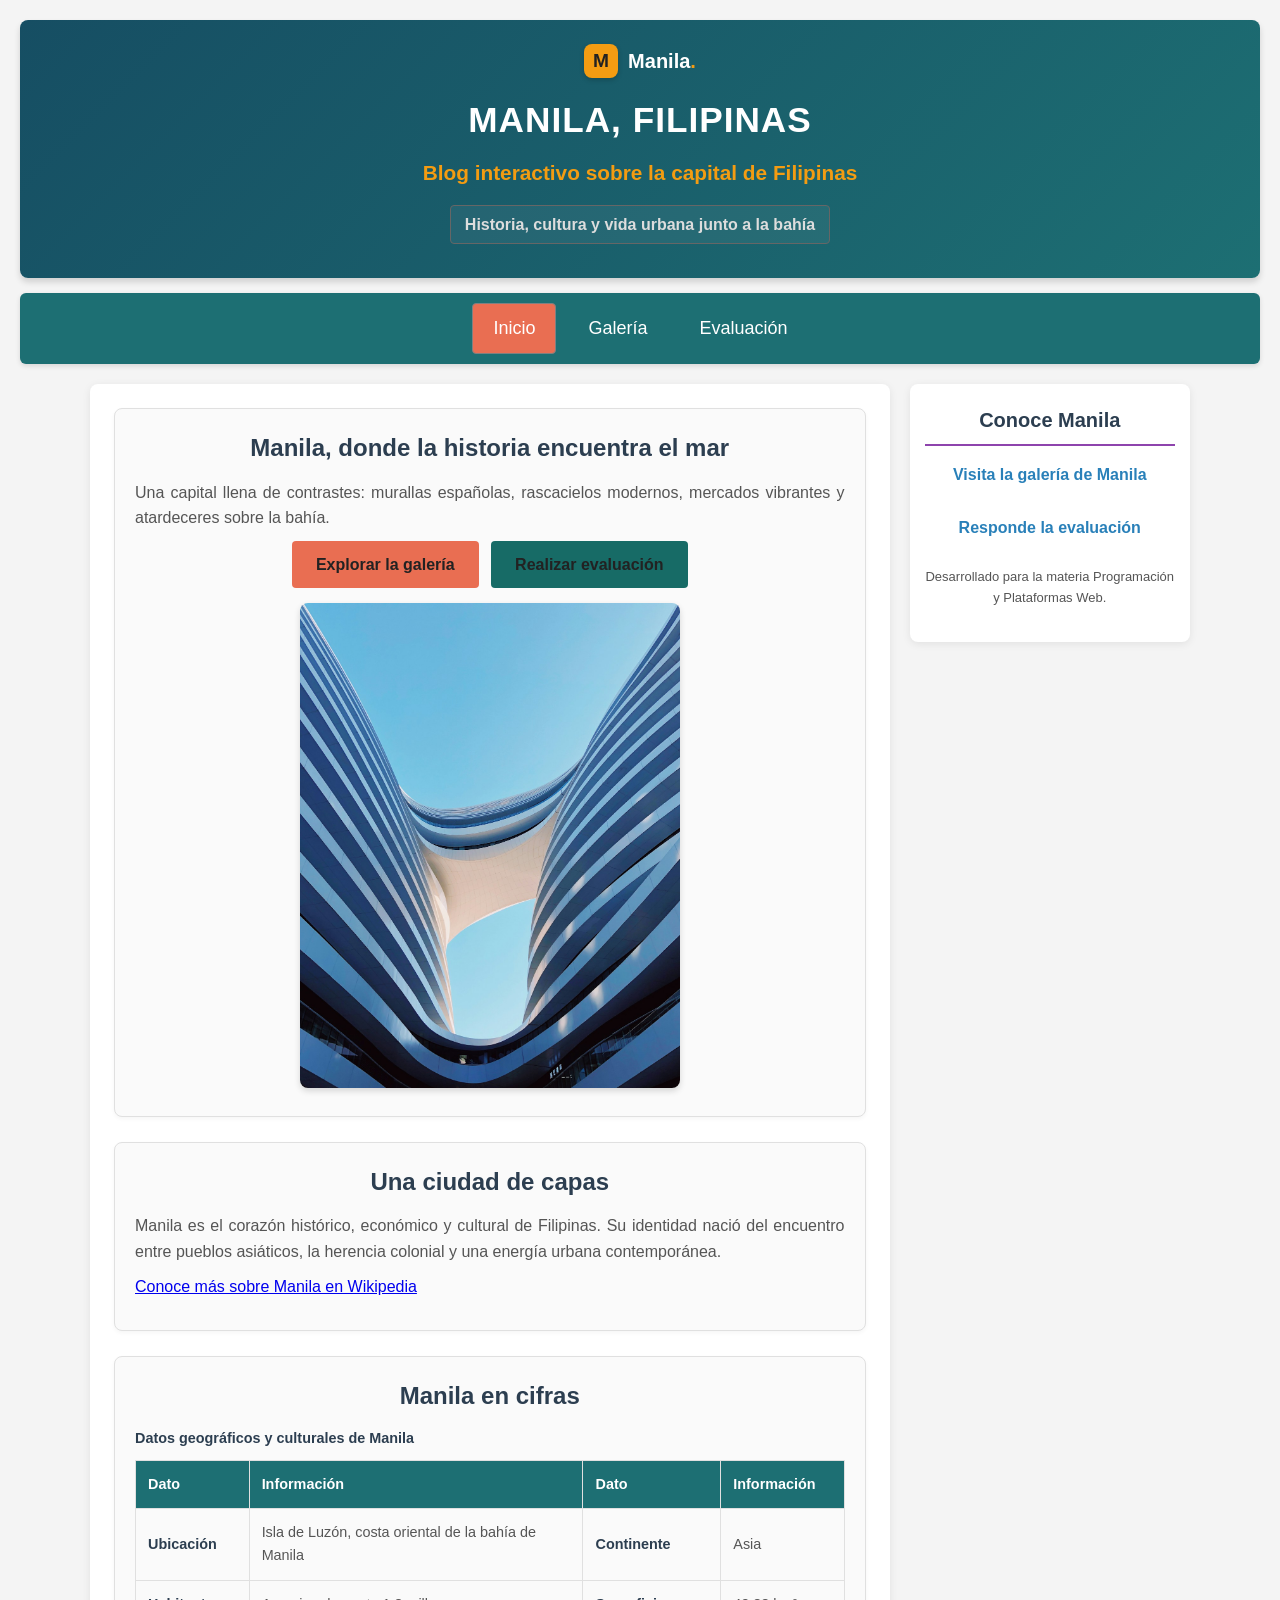
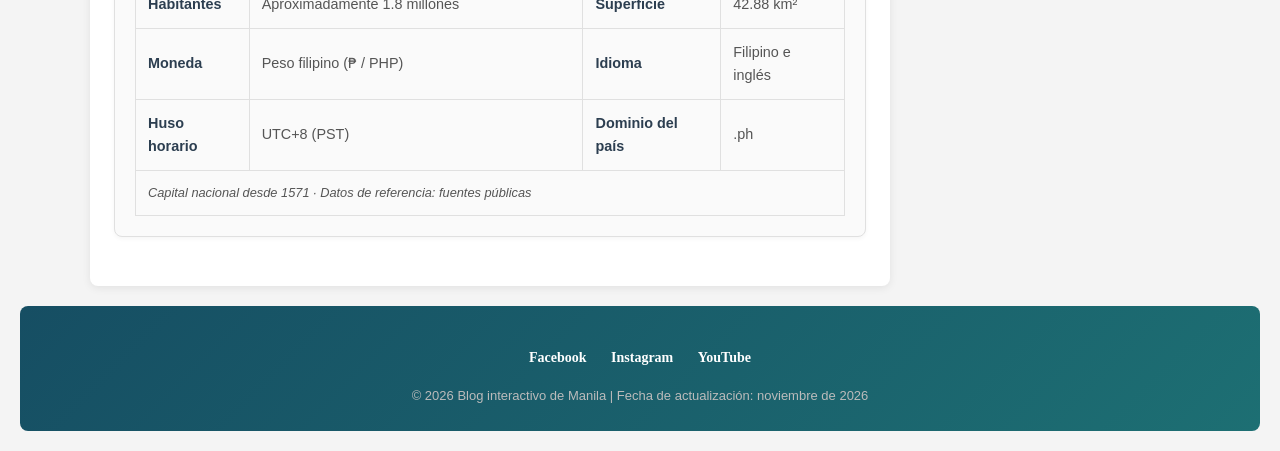
<file: index.html>
<!DOCTYPE html>
<html lang="es">

<head>
    <meta charset="UTF-8">
    <meta name="viewport" content="width=device-width, initial-scale=1.0">
    <meta name="description" content="Blog interactivo sobre Manila, capital de Filipinas.">
    <title>Sitio Web Manila Filipinas</title>
    <link href="css/estilo.css" rel="stylesheet" type="text/css">
</head>

<body>
    <header>
        <div class="logo-container">
            <a href="index.html" class="brand">
                <span class="brand-mark">M</span>
                <span>Manila<span class="brand-dot">.</span></span>
            </a>
        </div>
        <h1>Manila, Filipinas</h1>
        <h2 class="destacado">Blog interactivo sobre la capital de Filipinas</h2>
        <h4 id="favorito">Historia, cultura y vida urbana junto a la bahía</h4>
    </header>

    <nav>
        <ul>
            <li><a href="index.html" class="active">Inicio</a></li>
            <li><a href="galeria.html">Galería</a></li>
            <li><a href="evaluacion.html">Evaluación</a></li>
        </ul>
    </nav>

    <div class="content">
        <main>
            <section>
                <article>
                    <h2>Manila, donde la historia encuentra el mar</h2>
                    <p>
                        Una capital llena de contrastes: murallas españolas, rascacielos modernos,
                        mercados vibrantes y atardeceres sobre la bahía.
                    </p>
                    <a class="button" href="galeria.html">Explorar la galería</a>
                    <a class="button button-evaluacion" href="evaluacion.html">Realizar evaluación</a>
                    <img src="imagenes/hero.jpg"
                        alt="Vista urbana de Manila al atardecer con edificios y tráfico"
                        class="imagen-mision">
                </article>

                <article>
                    <h2>Una ciudad de capas</h2>
                    <p>
                        Manila es el corazón histórico, económico y cultural de Filipinas. Su identidad nació
                        del encuentro entre pueblos asiáticos, la herencia colonial y una energía urbana
                        contemporánea.
                    </p>
                    <p>
                        <a href="https://es.wikipedia.org/wiki/Manila" target="_blank" rel="noopener noreferrer">
                            Conoce más sobre Manila en Wikipedia
                        </a>
                    </p>
                </article>

                <article>
                    <h2>Manila en cifras</h2>
                    <table>
                        <caption>Datos geográficos y culturales de Manila</caption>
                        <thead>
                            <tr>
                                <th scope="col">Dato</th>
                                <th scope="col">Información</th>
                                <th scope="col">Dato</th>
                                <th scope="col">Información</th>
                            </tr>
                        </thead>
                        <tbody>
                            <tr>
                                <th scope="row">Ubicación</th>
                                <td>Isla de Luzón, costa oriental de la bahía de Manila</td>
                                <th scope="row">Continente</th>
                                <td>Asia</td>
                            </tr>
                            <tr>
                                <th scope="row">Habitantes</th>
                                <td>Aproximadamente 1.8 millones</td>
                                <th scope="row">Superficie</th>
                                <td>42.88 km²</td>
                            </tr>
                            <tr>
                                <th scope="row">Moneda</th>
                                <td>Peso filipino (₱ / PHP)</td>
                                <th scope="row">Idioma</th>
                                <td>Filipino e inglés</td>
                            </tr>
                            <tr>
                                <th scope="row">Huso horario</th>
                                <td>UTC+8 (PST)</td>
                                <th scope="row">Dominio del país</th>
                                <td>.ph</td>
                            </tr>
                        </tbody>
                        <tfoot>
                            <tr>
                                <td colspan="4">
                                    Capital nacional desde 1571 · Datos de referencia: fuentes públicas
                                </td>
                            </tr>
                        </tfoot>
                    </table>
                </article>
            </section>
        </main>

        <aside>
            <h3>Conoce Manila</h3>
            <p>
                <a href="galeria.html">Visita la galería de Manila</a>
            </p>
            <p>
                <a href="evaluacion.html">Responde la evaluación</a>
            </p>
            <p style="font-size: 13px; color: #555;">
                Desarrollado para la materia Programación y Plataformas Web.
            </p>
        </aside>
    </div>

    <footer>
        <ul>
            <li>
                <a href="https://www.facebook.com" target="_blank" rel="noopener noreferrer">Facebook</a>
            </li>
            <li>
                <a href="https://www.instagram.com" target="_blank" rel="noopener noreferrer">Instagram</a>
            </li>
            <li>
                <a href="https://www.youtube.com" target="_blank" rel="noopener noreferrer">YouTube</a>
            </li>
        </ul>
        <p>&copy; 2026 Blog interactivo de Manila | Fecha de actualización: noviembre de 2026</p>
    </footer>

    <script src="script.js"></script>
</body>

</html>
</file>
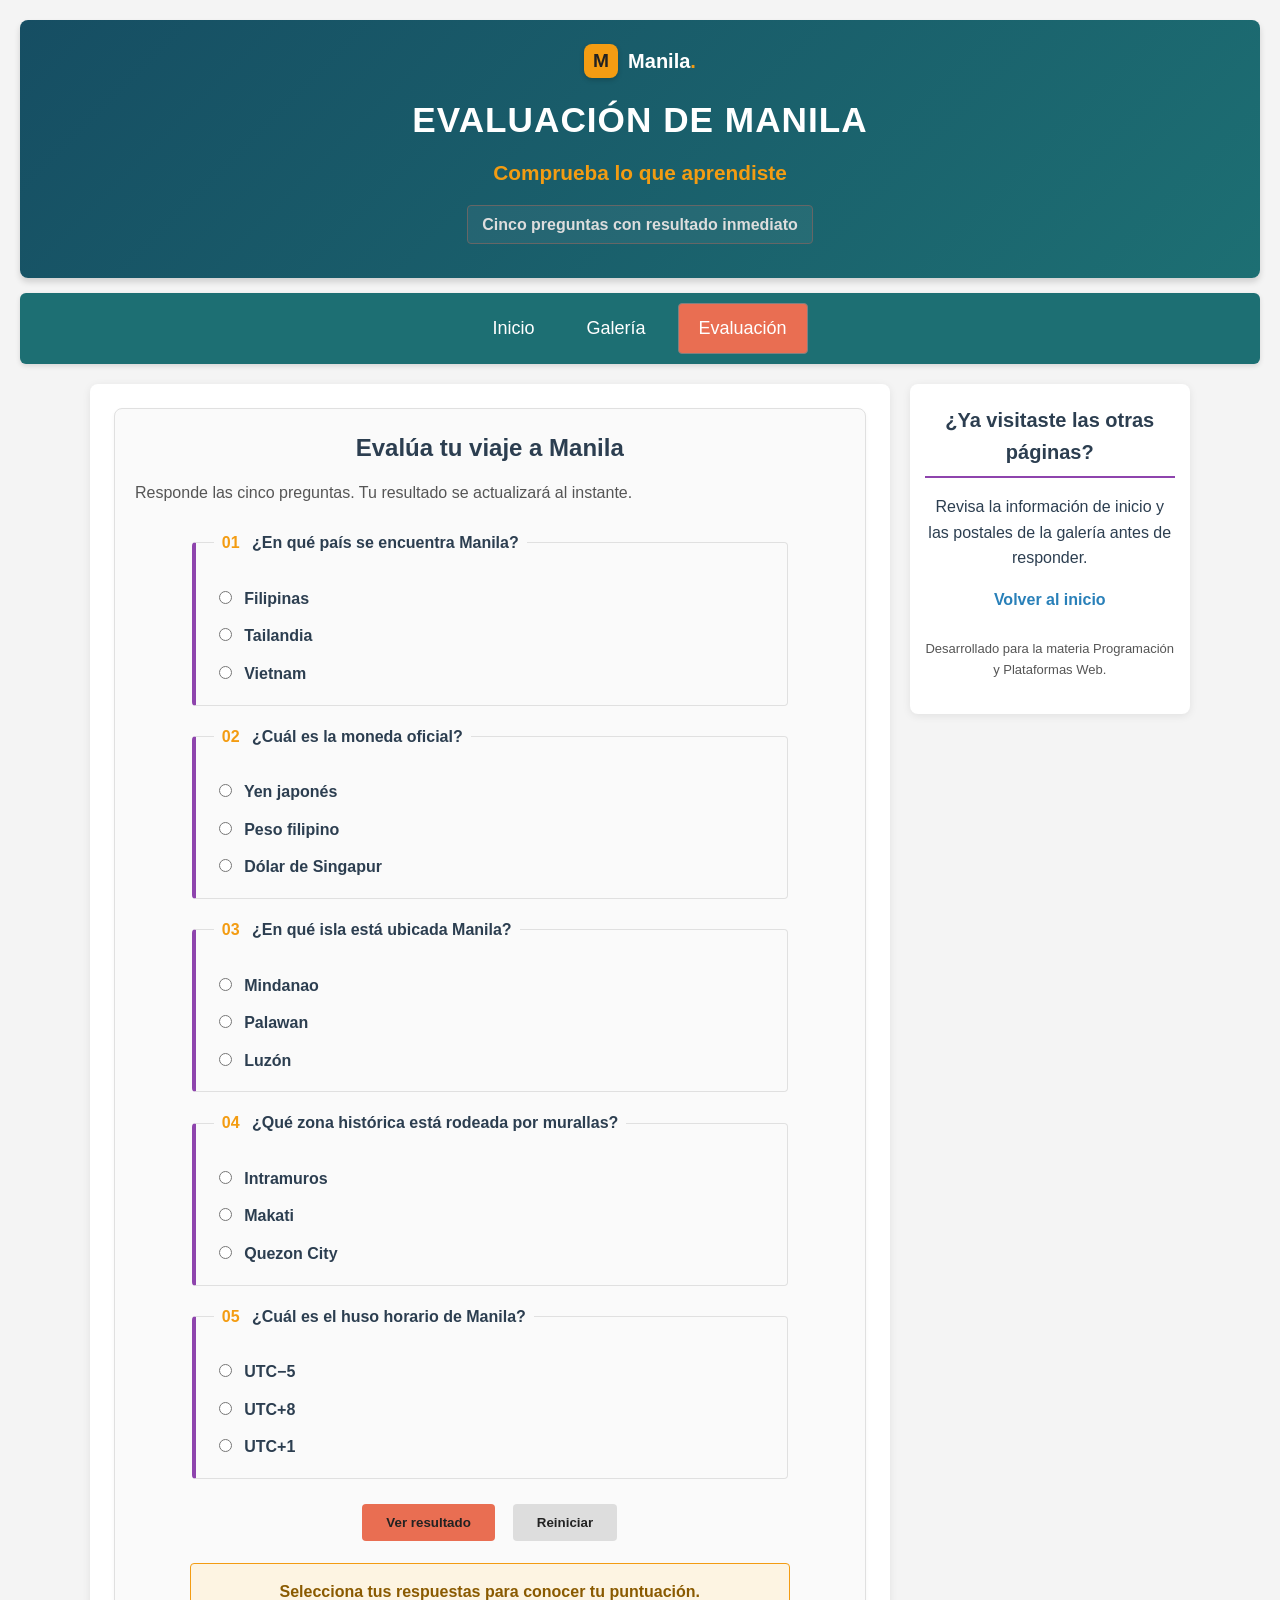
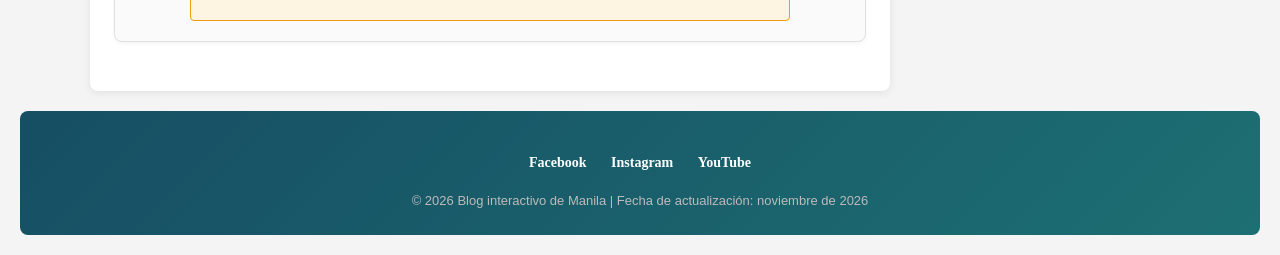
<file: evaluacion.html>
<!DOCTYPE html>
<html lang="es">

<head>
    <meta charset="UTF-8">
    <meta name="viewport" content="width=device-width, initial-scale=1.0">
    <meta name="description" content="Pon a prueba tus conocimientos sobre Manila.">
    <title>Sitio Web Manila Filipinas - Evaluación</title>
    <link href="css/estilo.css" rel="stylesheet" type="text/css">
</head>

<body>
    <header>
        <div class="logo-container">
            <a href="index.html" class="brand">
                <span class="brand-mark">M</span>
                <span>Manila<span class="brand-dot">.</span></span>
            </a>
        </div>
        <h1>Evaluación de Manila</h1>
        <h2 class="destacado">Comprueba lo que aprendiste</h2>
        <h4 id="favorito">Cinco preguntas con resultado inmediato</h4>
    </header>

    <nav>
        <ul>
            <li><a href="index.html">Inicio</a></li>
            <li><a href="galeria.html">Galería</a></li>
            <li><a href="evaluacion.html" class="active">Evaluación</a></li>
        </ul>
    </nav>

    <div class="content">
        <main>
            <section>
                <article>
                    <h2>Evalúa tu viaje a Manila</h2>
                    <p>
                        Responde las cinco preguntas. Tu resultado se actualizará al instante.
                    </p>

                    <form class="quiz-form" id="quiz-form">
                        <fieldset>
                            <legend><span>01</span> ¿En qué país se encuentra Manila?</legend>
                            <label><input type="radio" name="q1" value="correct"> Filipinas</label>
                            <label><input type="radio" name="q1" value="wrong"> Tailandia</label>
                            <label><input type="radio" name="q1" value="wrong"> Vietnam</label>
                        </fieldset>

                        <fieldset>
                            <legend><span>02</span> ¿Cuál es la moneda oficial?</legend>
                            <label><input type="radio" name="q2" value="wrong"> Yen japonés</label>
                            <label><input type="radio" name="q2" value="correct"> Peso filipino</label>
                            <label><input type="radio" name="q2" value="wrong"> Dólar de Singapur</label>
                        </fieldset>

                        <fieldset>
                            <legend><span>03</span> ¿En qué isla está ubicada Manila?</legend>
                            <label><input type="radio" name="q3" value="wrong"> Mindanao</label>
                            <label><input type="radio" name="q3" value="wrong"> Palawan</label>
                            <label><input type="radio" name="q3" value="correct"> Luzón</label>
                        </fieldset>

                        <fieldset>
                            <legend><span>04</span> ¿Qué zona histórica está rodeada por murallas?</legend>
                            <label><input type="radio" name="q4" value="correct"> Intramuros</label>
                            <label><input type="radio" name="q4" value="wrong"> Makati</label>
                            <label><input type="radio" name="q4" value="wrong"> Quezon City</label>
                        </fieldset>

                        <fieldset>
                            <legend><span>05</span> ¿Cuál es el huso horario de Manila?</legend>
                            <label><input type="radio" name="q5" value="wrong"> UTC−5</label>
                            <label><input type="radio" name="q5" value="correct"> UTC+8</label>
                            <label><input type="radio" name="q5" value="wrong"> UTC+1</label>
                        </fieldset>

                        <div class="quiz-actions">
                            <button class="button" type="submit">Ver resultado</button>
                            <button class="button button-secondary" type="reset">Reiniciar</button>
                        </div>
                        <output class="result-box" id="quiz-result" aria-live="polite">
                            Selecciona tus respuestas para conocer tu puntuación.
                        </output>
                    </form>
                </article>
            </section>
        </main>

        <aside>
            <h3>¿Ya visitaste las otras páginas?</h3>
            <p>
                Revisa la información de inicio y las postales de la galería antes de responder.
            </p>
            <p>
                <a href="index.html">Volver al inicio</a>
            </p>
            <p style="font-size: 13px; color: #555;">
                Desarrollado para la materia Programación y Plataformas Web.
            </p>
        </aside>
    </div>

    <footer>
        <ul>
            <li>
                <a href="https://www.facebook.com" target="_blank" rel="noopener noreferrer">Facebook</a>
            </li>
            <li>
                <a href="https://www.instagram.com" target="_blank" rel="noopener noreferrer">Instagram</a>
            </li>
            <li>
                <a href="https://www.youtube.com" target="_blank" rel="noopener noreferrer">YouTube</a>
            </li>
        </ul>
        <p>&copy; 2026 Blog interactivo de Manila | Fecha de actualización: noviembre de 2026</p>
    </footer>

    <script src="script.js"></script>
</body>

</html>
</file>
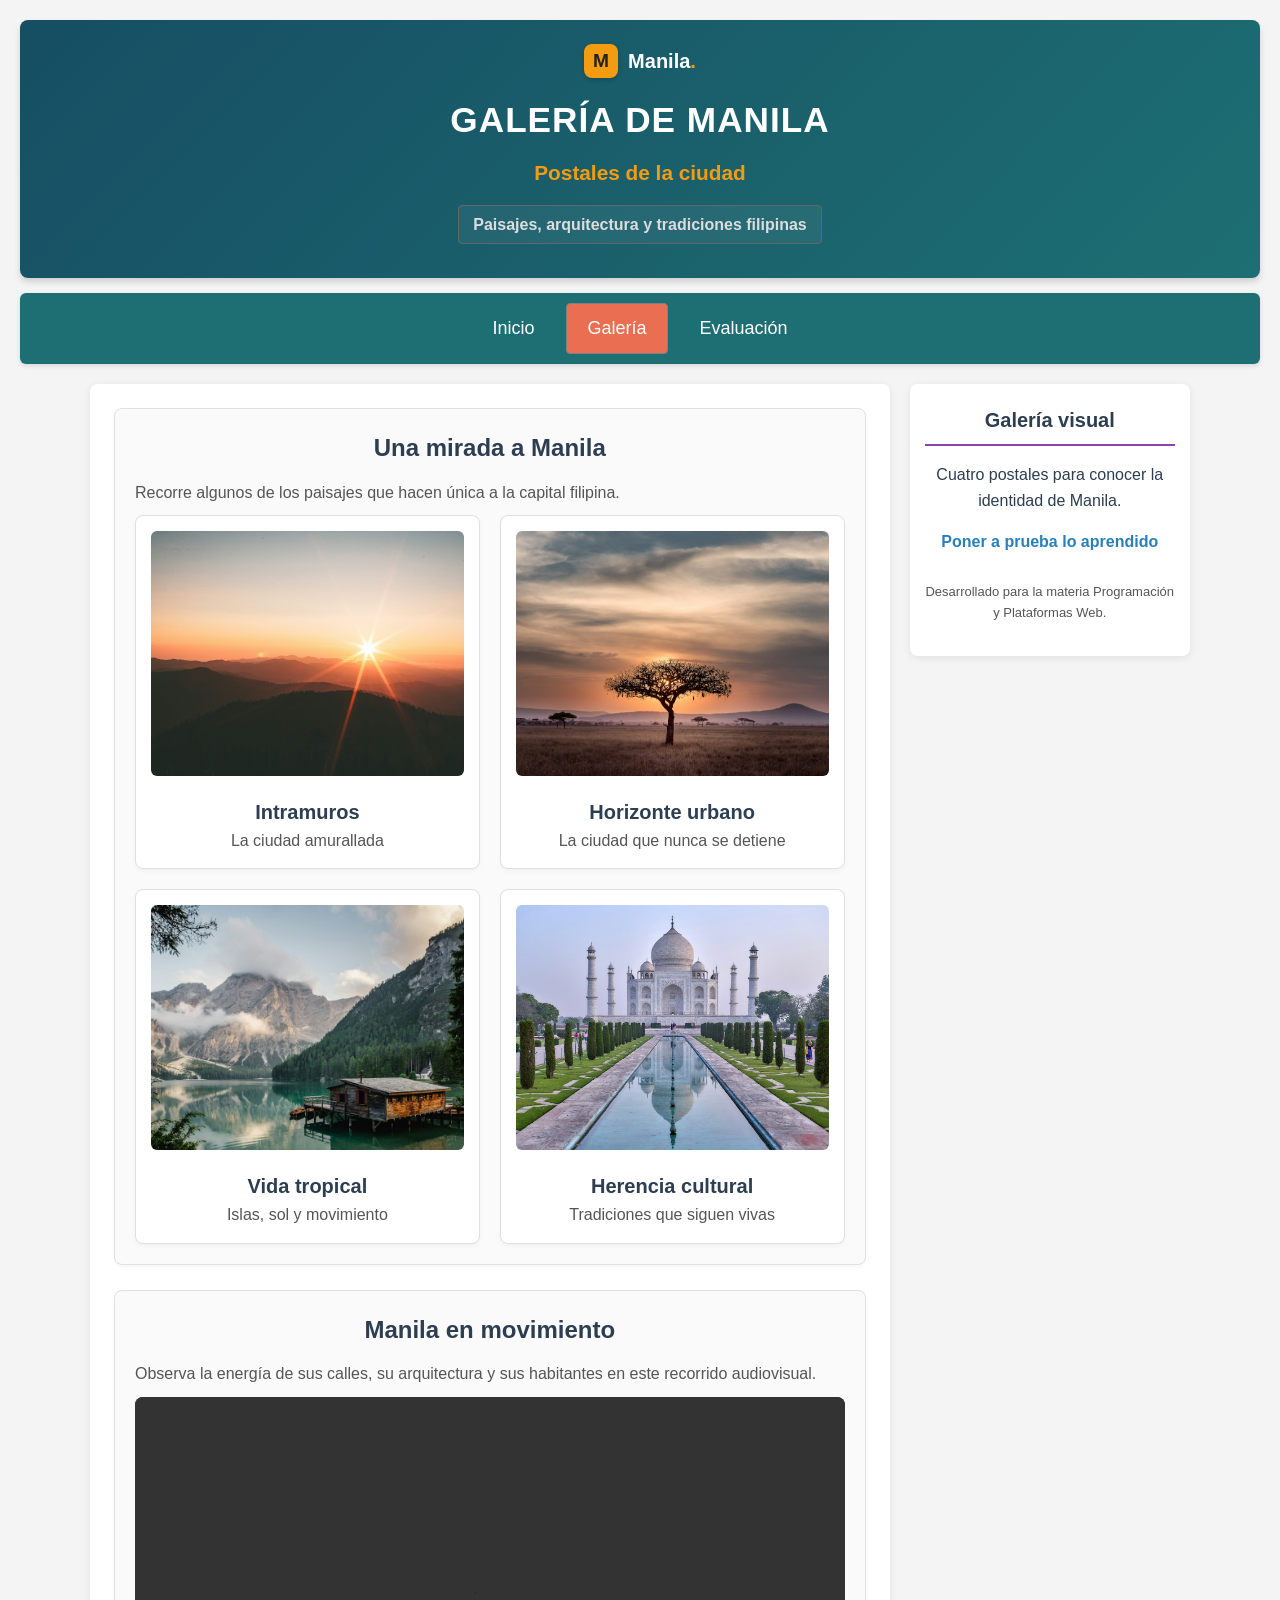
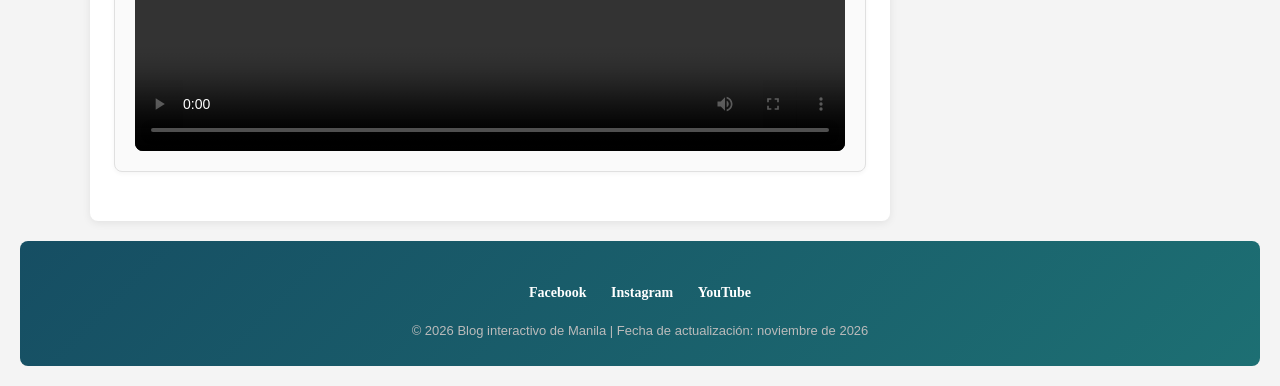
<file: galeria.html>
<!DOCTYPE html>
<html lang="es">

<head>
    <meta charset="UTF-8">
    <meta name="viewport" content="width=device-width, initial-scale=1.0">
    <meta name="description" content="Galería visual de los lugares y colores de Manila.">
    <title>Sitio Web Manila Filipinas - Galería</title>
    <link href="css/estilo.css" rel="stylesheet" type="text/css">
</head>

<body>
    <header>
        <div class="logo-container">
            <a href="index.html" class="brand">
                <span class="brand-mark">M</span>
                <span>Manila<span class="brand-dot">.</span></span>
            </a>
        </div>
        <h1>Galería de Manila</h1>
        <h2 class="destacado">Postales de la ciudad</h2>
        <h4 id="favorito">Paisajes, arquitectura y tradiciones filipinas</h4>
    </header>

    <nav>
        <ul>
            <li><a href="index.html">Inicio</a></li>
            <li><a href="galeria.html" class="active">Galería</a></li>
            <li><a href="evaluacion.html">Evaluación</a></li>
        </ul>
    </nav>

    <div class="content">
        <main>
            <section>
                <article>
                    <h2>Una mirada a Manila</h2>
                    <p>
                        Recorre algunos de los paisajes que hacen única a la capital filipina.
                    </p>
                    <div class="gallery-grid">
                        <figure class="gallery-card">
                            <img src="imagenes/intramuros.jpg"
                                alt="Edificios históricos y una calle de Intramuros en Manila">
                            <figcaption>
                                <strong>Intramuros</strong>
                                <span>La ciudad amurallada</span>
                            </figcaption>
                        </figure>

                        <figure class="gallery-card">
                            <img src="imagenes/horizonte.jpg"
                                alt="Silueta de edificios de Manila frente a un cielo anaranjado">
                            <figcaption>
                                <strong>Horizonte urbano</strong>
                                <span>La ciudad que nunca se detiene</span>
                            </figcaption>
                        </figure>

                        <figure class="gallery-card">
                            <img src="imagenes/tropical.jpg"
                                alt="Palmeras tropicales iluminadas por el sol en Filipinas">
                            <figcaption>
                                <strong>Vida tropical</strong>
                                <span>Islas, sol y movimiento</span>
                            </figcaption>
                        </figure>

                        <figure class="gallery-card">
                            <img src="imagenes/cultura.jpg"
                                alt="Templo asiático con detalles arquitectónicos dorados">
                            <figcaption>
                                <strong>Herencia cultural</strong>
                                <span>Tradiciones que siguen vivas</span>
                            </figcaption>
                        </figure>
                    </div>
                </article>

                <article>
                    <h2>Manila en movimiento</h2>
                    <p>
                        Observa la energía de sus calles, su arquitectura y sus habitantes
                        en este recorrido audiovisual.
                    </p>
                    <video controls preload="metadata">
                        <source src="videos/Filipinas.mp4" type="video/mp4">
                        Tu navegador no permite reproducir este video.
                    </video>
                </article>
            </section>
        </main>

        <aside>
            <h3>Galería visual</h3>
            <p>
                Cuatro postales para conocer la identidad de Manila.
            </p>
            <p>
                <a href="evaluacion.html">Poner a prueba lo aprendido</a>
            </p>
            <p style="font-size: 13px; color: #555;">
                Desarrollado para la materia Programación y Plataformas Web.
            </p>
        </aside>
    </div>

    <footer>
        <ul>
            <li>
                <a href="https://www.facebook.com" target="_blank" rel="noopener noreferrer">Facebook</a>
            </li>
            <li>
                <a href="https://www.instagram.com" target="_blank" rel="noopener noreferrer">Instagram</a>
            </li>
            <li>
                <a href="https://www.youtube.com" target="_blank" rel="noopener noreferrer">YouTube</a>
            </li>
        </ul>
        <p>&copy; 2026 Blog interactivo de Manila | Fecha de actualización: noviembre de 2026</p>
    </footer>

    <script src="script.js"></script>
</body>

</html>
</file>
<file: css/estilo.css>
@charset "UTF-8";

body {
    font-family: Arial, sans-serif;
    line-height: 1.6;
    margin: 0;
    padding: 20px;
    background-color: #f4f4f4;
    color: #333;
}

h1 {
    color: white;
    text-align: center;
    font-family: Arial, sans-serif;
    margin: 10px 0;
    font-size: 2.2rem;
    text-transform: uppercase;
    letter-spacing: 1px;
}

.destacado {
    font-weight: bold;
    color: #f39c12;
    text-align: center;
    margin: 5px 0;
    font-size: 1.3rem;
}

#favorito {
    border: 1px solid #666;
    color: #ddd;
    text-align: center;
    margin: 10px auto;
    padding: 6px 14px;
    display: inline-block;
    border-radius: 4px;
    background-color: rgba(255, 255, 255, 0.05);
}

header,
footer {
    text-align: center;
    padding: 1.5rem 1rem;
    background: linear-gradient(135deg, #164e63, #1d6f73);
    color: #fff;
    border-radius: 8px;
}

header {
    margin-bottom: 15px;
    box-shadow: 0 4px 6px rgba(0, 0, 0, 0.15);
}

header h1 {
    margin-bottom: 8px;
}

.logo-container {
    text-align: center;
    margin-bottom: 14px;
}

.logo-container > a {
    display: inline-flex;
    align-items: center;
    gap: 10px;
}

.brand {
    display: inline-flex;
    align-items: center;
    gap: 10px;
    color: #fff;
    font-size: 1.25rem;
    font-weight: bold;
    text-decoration: none;
}

.brand-mark {
    display: grid;
    place-items: center;
    width: 34px;
    height: 34px;
    border-radius: 8px;
    background-color: #f39c12;
    color: #222;
    font-size: 1.2rem;
    box-shadow: 0 2px 5px rgba(0, 0, 0, 0.2);
}

.brand-dot {
    color: #f39c12;
}

nav {
    background-color: #1d6f73;
    padding: 10px;
    text-align: center;
    border-radius: 6px;
    margin-bottom: 20px;
    box-shadow: 0 2px 5px rgba(0, 0, 0, 0.12);
}

nav ul {
    list-style: none;
    margin: 0;
    padding: 0;
    display: flex;
    justify-content: center;
    align-items: center;
    gap: 12px;
    flex-wrap: wrap;
}

nav li {
    display: inline-block;
}

nav a {
    color: #ffffff;
    text-align: center;
    padding: 12px 20px;
    text-decoration: none;
    font-size: 18px;
    line-height: 25px;
    border-radius: 4px;
    display: inline-block;
    font-weight: 500;
}

nav a.active {
    background-color: #e96e52;
    border: 1px solid gray;
    color: white;
}

.content {
    display: flex;
    flex-direction: row;
    gap: 20px;
    max-width: 1100px;
    margin: 20px auto;
}

main {
    max-width: 800px;
    margin: 0;
    padding: 1.5rem;
    flex: 3;
    background-color: #ffffff;
    border-radius: 8px;
    box-shadow: 0 2px 8px rgba(0, 0, 0, 0.08);
}

aside {
    flex: 1;
    background-color: #ffffff;
    padding: 20px 15px;
    border-radius: 8px;
    text-align: center;
    height: fit-content;
    box-shadow: 0 2px 8px rgba(0, 0, 0, 0.08);
    color: #2c3e50;
}

aside h3 {
    margin-top: 0;
    font-size: 1.25rem;
    color: #2c3e50;
    border-bottom: 2px solid #8e44ad;
    padding-bottom: 8px;
    margin-bottom: 15px;
}

aside a {
    color: #2980b9;
    text-decoration: none;
    font-weight: bold;
    display: inline-block;
    margin-bottom: 12px;
    line-height: 1.4;
}

aside a:hover {
    text-decoration: underline;
    color: #1a5276;
}

aside img {
    transition: transform 0.2s ease;
    border-radius: 6px;
}

aside img:hover {
    transform: scale(1.08);
}

article {
    text-align: center;
    margin-bottom: 25px;
    padding: 20px;
    background-color: #fafafa;
    border: 1px solid #e0e0e0;
    border-radius: 8px;
    box-shadow: 0 2px 4px rgba(0, 0, 0, 0.04);
}

article h2 {
    color: #2c3e50;
    margin-top: 0;
    margin-bottom: 12px;
    font-size: 1.5rem;
}

article p {
    font-size: 1rem;
    color: #555;
    margin: 10px 0;
    text-align: justify;
}

article .imagen-mision {
    width: 100%;
    max-width: 380px;
    height: auto;
    border-radius: 8px;
    margin-top: 15px;
    box-shadow: 0 3px 6px rgba(0, 0, 0, 0.15);
}

article iframe {
    width: 100%;
    height: 300px;
    border: 0;
    border-radius: 8px;
    margin-top: 10px;
}

article video {
    display: block;
    width: 100%;
    max-height: 420px;
    margin: 10px auto 0;
    border-radius: 8px;
    background-color: #222;
}

article img {
    max-width: 100%;
    height: auto;
    border-radius: 6px;
}

table {
    width: 100%;
    border-collapse: collapse;
    font-size: 0.9rem;
}

caption {
    text-align: left;
    font-weight: bold;
    color: #2c3e50;
    padding-bottom: 10px;
}

th,
td {
    border: 1px solid #e0e0e0;
    padding: 12px;
    text-align: left;
}

thead th {
    background-color: #1d6f73;
    color: #fff;
}

tbody th {
    color: #2c3e50;
    background-color: #fafafa;
}

tbody td,
tfoot td {
    color: #555;
}

tfoot td {
    font-size: 0.8rem;
    font-style: italic;
}

.table-wrapper {
    overflow-x: auto;
}

.gallery-grid {
    display: flex;
    flex-wrap: wrap;
    gap: 20px;
    justify-content: center;
}

.gallery-card {
    box-sizing: border-box;
    flex: 1 1 calc(50% - 20px);
    min-width: 260px;
    margin: 0;
    padding: 15px;
    background-color: #ffffff;
    border: 1px solid #e0e0e0;
    border-radius: 8px;
    box-shadow: 0 2px 4px rgba(0, 0, 0, 0.04);
}

.gallery-card img {
    width: 100%;
    height: 245px;
    object-fit: cover;
    background-color: #f0f0f0;
    border-radius: 6px;
}

.gallery-card figcaption {
    display: flex;
    flex-direction: column;
    padding-top: 12px;
    color: #2c3e50;
}

.gallery-card figcaption strong {
    font-size: 1.25rem;
}

.gallery-card figcaption span {
    color: #555;
}

.video-section {
    display: flex;
    gap: 20px;
    align-items: center;
}

.video-section > div {
    flex: 1;
}

.video-frame iframe {
    height: 280px;
}

.quiz-form {
    max-width: 600px;
    margin: 25px auto 0;
    text-align: left;
}

.quiz-form fieldset {
    margin-bottom: 18px;
    padding: 18px;
    border: 1px solid #e0e0e0;
    border-left: 4px solid #8e44ad;
    border-radius: 4px;
}

.quiz-form legend {
    padding: 0 8px;
    font-weight: bold;
    color: #2c3e50;
}

.quiz-form legend span {
    color: #f39c12;
    margin-right: 8px;
}

.quiz-form label {
    display: block;
    margin-top: 12px;
    font-weight: bold;
    color: #2c3e50;
}

.quiz-form input {
    accent-color: #2980b9;
    margin-right: 8px;
}

.quiz-actions {
    display: flex;
    justify-content: center;
    gap: 18px;
    margin-top: 25px;
}

.button {
    display: inline-block;
    padding: 11px 24px;
    border: 0;
    border-radius: 4px;
    background-color: #e96e52;
    color: #222;
    font-weight: bold;
    cursor: pointer;
    text-decoration: none;
}

.button:hover {
    background-color: #c9573e;
}

.button-secondary {
    background-color: #ddd;
}

.button-evaluacion {
    background-color: #176b66;
    margin-left: 8px;
}

.button-evaluacion:hover {
    background-color: #0f514d;
}

.result-box {
    display: block;
    margin-top: 22px;
    padding: 15px;
    text-align: center;
    background-color: #fdf4e2;
    color: #8a5a00;
    border: 1px solid #f39c12;
    border-radius: 4px;
    font-weight: bold;
}

.text-link {
    color: #2980b9;
    font-weight: bold;
}

.eyebrow {
    color: #f39c12;
    font-weight: bold;
    letter-spacing: 0.08em;
    text-transform: uppercase;
}

footer ul {
    padding: 0;
    margin: 10px 0;
}

footer li {
    list-style: none;
    font: bold 14px verdana;
    padding: 10px;
    display: inline-block;
}

footer li a {
    color: #ffffff;
    text-decoration: none;
    display: inline-flex;
    align-items: center;
    gap: 8px;
    transition: color 0.2s;
}

footer li a:hover {
    color: #1ABC9C;
    text-decoration: underline;
}

footer p {
    margin: 10px 0 0 0;
    font-size: 13px;
    color: #bbb;
}

@media (max-width: 600px) {
    body {
        padding: 10px;
    }

    .content {
        flex-direction: column;
    }

    .gallery-grid {
        flex-direction: column;
    }

    .gallery-card {
        min-width: 0;
    }

    main {
        padding: 10px;
        max-width: 100%;
    }

    aside {
        max-width: 100%;
    }

    nav ul {
        flex-direction: column;
        gap: 8px;
    }

    nav a {
        display: block;
        width: 100%;
        box-sizing: border-box;
    }

    .video-section {
        flex-direction: column;
    }

    .video-section > div {
        width: 100%;
    }

    .button-evaluacion {
        margin: 8px 0 0;
    }

    footer li {
        display: block;
        padding: 5px;
    }
}
</file>
